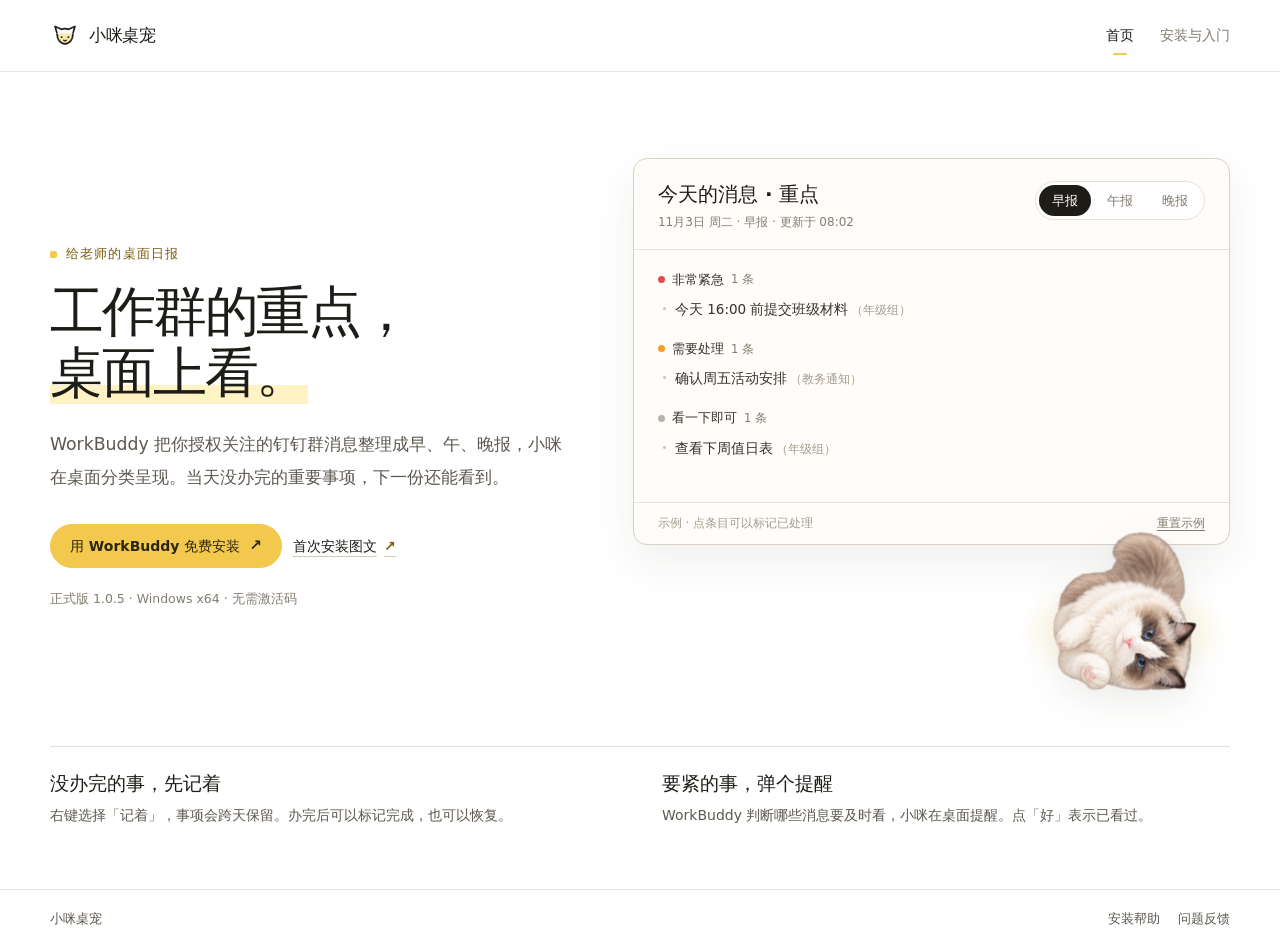
<file: personal/index.html>
<!doctype html>
<html lang="zh-CN">
<head>
  <meta charset="utf-8">
  <meta name="viewport" content="width=device-width, initial-scale=1">
  <meta name="theme-color" content="#ffffff">
  <meta name="description" content="小咪桌宠把 WorkBuddy 按老师身份与授权范围整理的早、午、晚日报放到桌面，三档分类，当天未处理的重要事项下一份还在。">
  <title>小咪桌宠｜每天的工作消息，小咪帮你理清</title>
  <link rel="icon" href="assets/xiaomi.png">
  <link rel="stylesheet" href="styles.css">
  <script src="app.js" defer></script>
</head>
<body id="top">
  <a class="skip-link" href="#main">跳到正文</a>
  <header class="site-header">
    <div class="wrap nav-wrap">
      <a class="brand" href="index.html" aria-label="小咪桌宠首页">
        <svg class="brand-cat" viewBox="0 0 32 32" aria-hidden="true" focusable="false">
          <path d="M7.5 13.2 5.4 5.8l6.8 3.1A11.5 11.5 0 0 1 16 8.2c1.3 0 2.6.3 3.8.7l6.8-3.1-2.1 7.4" fill="none" stroke="currentColor" stroke-width="1.8" stroke-linejoin="round"/>
          <path d="M7.5 13.2c0 7 3.8 11.2 8.5 11.2s8.5-4.2 8.5-11.2" fill="#f7e7a8" stroke="currentColor" stroke-width="1.8"/>
          <circle cx="12.4" cy="17.2" r="1" fill="currentColor"/>
          <circle cx="19.6" cy="17.2" r="1" fill="currentColor"/>
          <path d="M14.6 20.5c.9.8 1.9.8 2.8 0" fill="none" stroke="currentColor" stroke-width="1.3" stroke-linecap="round"/>
        </svg>
        <span>小咪桌宠</span>
      </a>
      <button class="nav-toggle" id="menu-toggle" type="button" aria-expanded="false" aria-controls="site-nav" aria-label="打开导航"><span></span><span></span></button>
      <nav class="site-nav" id="site-nav" aria-label="主导航">
        <a href="index.html" aria-current="page">首页</a>
        <a href="download.html">安装与入门</a>
      </nav>
    </div>
  </header>

  <main id="main">
    <section class="hero launch-hero">
      <div class="wrap hero-grid">
        <div class="hero-copy">
          <p class="eyebrow">给老师的桌面日报</p>
          <h1 class="display">工作群的重点，<br><span class="marker">桌面上看。</span></h1>
          <p class="hero-lede">WorkBuddy 把你授权关注的钉钉群消息整理成早、午、晚报，小咪在桌面分类呈现。当天没办完的重要事项，下一份还能看到。</p>
          <div class="hero-actions">
            <a class="pill pill-primary" href="download.html#install-command-box">用 WorkBuddy 免费安装 <span class="arrow" aria-hidden="true">↗</span></a>
            <a class="text-link" href="download.html#first-install">首次安装图文 <span class="arrow" aria-hidden="true">↗</span></a>
          </div>
          <p class="hero-fine">正式版 1.0.5 · Windows x64 · 无需激活码</p>
        </div>

        <div class="hero-stage launch-stage" id="daily-demo">
          <div class="demo-panel hero-window" aria-label="可操作的日报示例">
            <div class="demo-head">
              <div>
                <span class="demo-title">今天的消息 · 重点</span>
                <span class="demo-sub" id="demo-sub">11月3日 周二 · 早报 · 更新于 08:02</span>
              </div>
              <div class="period-switch" role="group" aria-label="切换报次">
                <button type="button" data-period="morning" aria-pressed="true">早报</button>
                <button type="button" data-period="noon" aria-pressed="false">午报</button>
                <button type="button" data-period="evening" aria-pressed="false">晚报</button>
              </div>
            </div>
            <div class="demo-body" id="demo-body" aria-live="polite">
              <noscript>启用 JavaScript 后，可以切换早报、午报和晚报示例。</noscript>
            </div>
            <div class="demo-foot">
              <span>示例 · 点条目可以标记已处理</span>
              <button class="demo-reset" id="demo-reset" type="button">重置示例</button>
            </div>
          </div>
          <div class="hero-cat-wrap"><img class="hero-cat" src="assets/xiaomi-roll.png" alt="躺着休息的小咪" width="480" height="520"></div>
        </div>
      </div>
    </section>

    <section class="launch-details" aria-label="小咪的其他功能">
      <div class="wrap launch-detail-grid">
        <article>
          <h2>没办完的事，先记着</h2>
          <p>右键选择「记着」，事项会跨天保留。办完后可以标记完成，也可以恢复。</p>
        </article>
        <article>
          <h2>要紧的事，弹个提醒</h2>
          <p>WorkBuddy 判断哪些消息要及时看，小咪在桌面提醒。点「好」表示已看过。</p>
        </article>
      </div>
    </section>
  </main>

  <footer class="site-footer launch-footer">
    <div class="wrap launch-footer-inner">
      <span>小咪桌宠</span>
      <nav aria-label="页脚导航"><a href="download.html#first-install">安装帮助</a><a href="download.html#feedback">问题反馈</a></nav>
    </div>
  </footer>
</body>
</html>
</file>
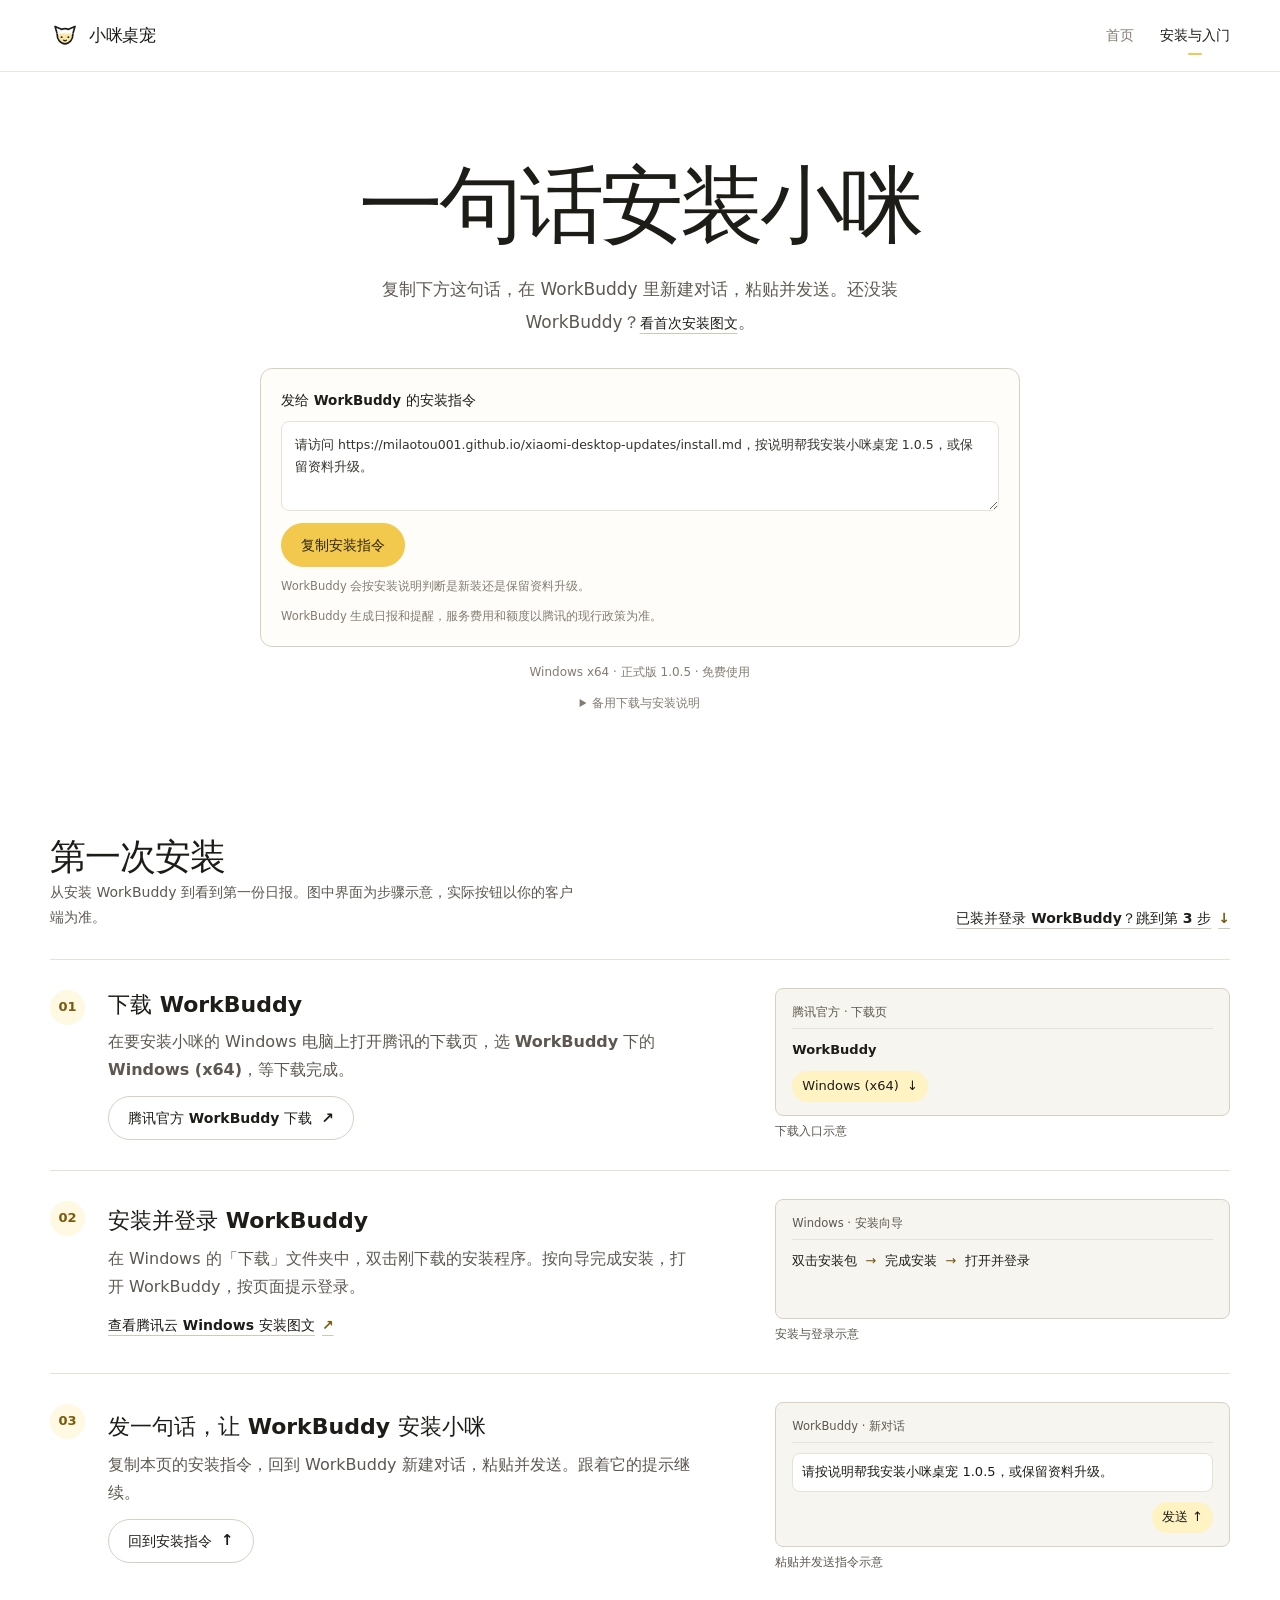
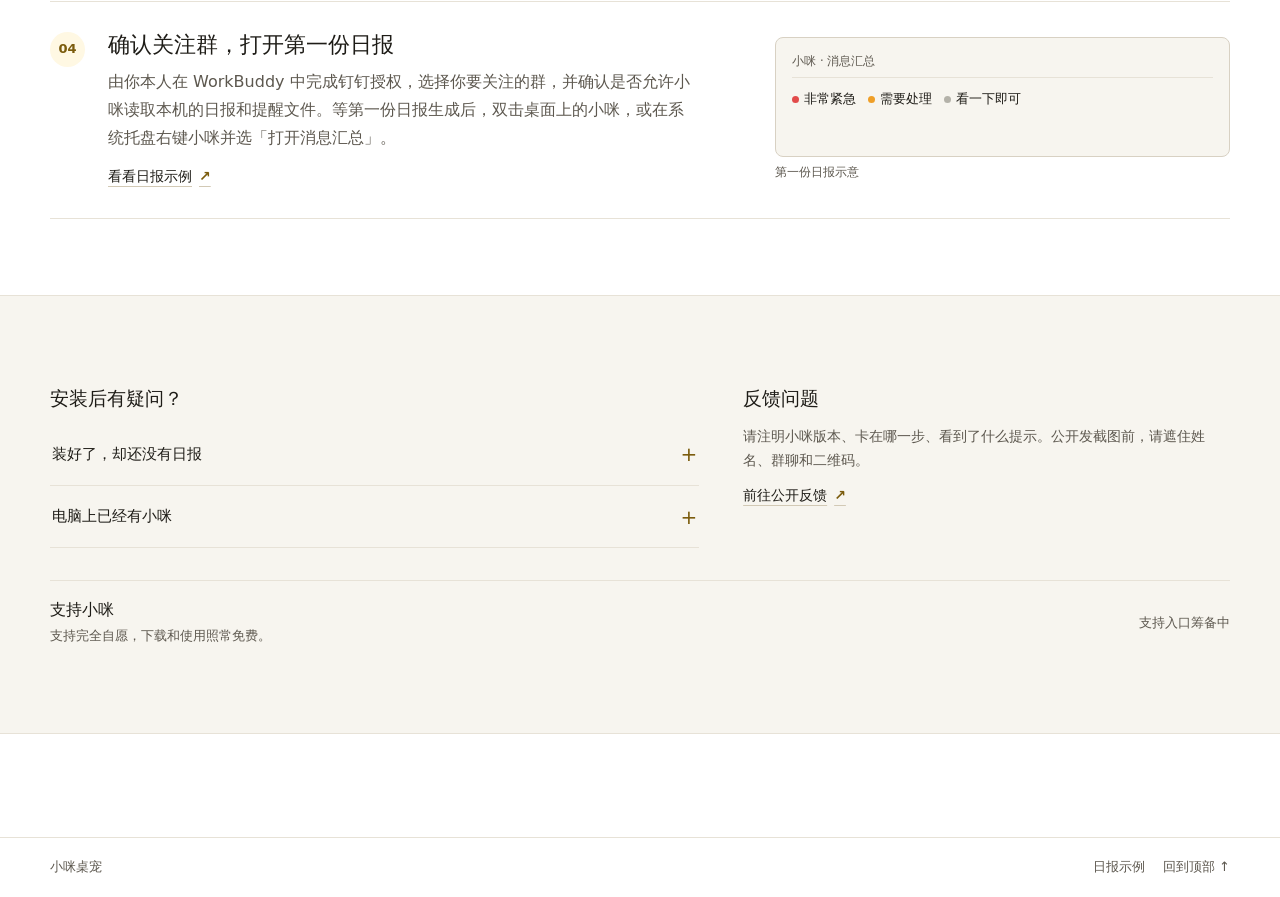
<file: personal/download.html>
<!doctype html>
<html lang="zh-CN">
<head>
  <meta charset="utf-8">
  <meta name="viewport" content="width=device-width, initial-scale=1">
  <meta name="theme-color" content="#ffffff">
  <meta name="description" content="把一句话发给 WorkBuddy，免费安装小咪桌宠 Windows x64 正式版。跟着图文装好 WorkBuddy、授权关注群并查看第一份日报。">
  <title>安装与入门｜小咪桌宠</title>
  <link rel="icon" href="assets/xiaomi.png">
  <link rel="stylesheet" href="styles.css">
  <link rel="stylesheet" href="content.css">
  <script src="site-config.js" defer></script>
  <script src="app.js" defer></script>
</head>
<body id="top">
  <a class="skip-link" href="#main">跳到正文</a>
  <header class="site-header">
    <div class="wrap nav-wrap">
      <a class="brand" href="index.html" aria-label="小咪桌宠首页">
        <svg class="brand-cat" viewBox="0 0 32 32" aria-hidden="true" focusable="false">
          <path d="M7.5 13.2 5.4 5.8l6.8 3.1A11.5 11.5 0 0 1 16 8.2c1.3 0 2.6.3 3.8.7l6.8-3.1-2.1 7.4" fill="none" stroke="currentColor" stroke-width="1.8" stroke-linejoin="round"/>
          <path d="M7.5 13.2c0 7 3.8 11.2 8.5 11.2s8.5-4.2 8.5-11.2" fill="#f7e7a8" stroke="currentColor" stroke-width="1.8"/>
          <circle cx="12.4" cy="17.2" r="1" fill="currentColor"/>
          <circle cx="19.6" cy="17.2" r="1" fill="currentColor"/>
          <path d="M14.6 20.5c.9.8 1.9.8 2.8 0" fill="none" stroke="currentColor" stroke-width="1.3" stroke-linecap="round"/>
        </svg>
        <span>小咪桌宠</span>
      </a>
      <button class="nav-toggle" id="menu-toggle" type="button" aria-expanded="false" aria-controls="site-nav" aria-label="打开导航"><span></span><span></span></button>
      <nav class="site-nav" id="site-nav" aria-label="主导航">
        <a href="index.html">首页</a>
        <a href="download.html" aria-current="page">安装与入门</a>
      </nav>
    </div>
  </header>

  <main class="page-main" id="main">
    <section class="download-hero" id="install-command-box">
      <div class="wrap">
        <h1 class="display">一句话安装小咪</h1>
        <p class="page-lede">复制下方这句话，在 WorkBuddy 里新建对话，粘贴并发送。还没装 WorkBuddy？<a class="text-link" href="#first-install">看首次安装图文</a>。</p>

        <div class="install-box">
          <label for="install-command">发给 WorkBuddy 的安装指令</label>
          <textarea id="install-command" readonly rows="3">请访问 https://milaotou001.github.io/xiaomi-desktop-updates/install.md，按说明帮我安装小咪桌宠 1.0.5，或保留资料升级。</textarea>
          <div class="copy-row">
            <button class="pill pill-primary" type="button" data-copy-install disabled>复制安装指令</button>
            <p id="copy-status" role="status" aria-live="polite"></p>
          </div>
          <p class="install-note">WorkBuddy 会按安装说明判断是新装还是保留资料升级。</p>
          <p class="install-note">WorkBuddy 生成日报和提醒，服务费用和额度以腾讯的现行政策为准。</p>
        </div>
        <p class="platform-note" id="release-status" role="status">正在核对 1.0.5 安装包。</p>
        <details class="backup-install" id="backup-install" hidden>
          <summary>备用下载与安装说明</summary>
          <a class="text-link" id="direct-download" hidden>下载 1.0.5 ZIP 安装包</a>
          <a class="text-link" id="install-guide-link" href="https://milaotou001.github.io/xiaomi-desktop-updates/install.md" hidden>查看安装与升级说明</a>
        </details>
        <noscript><p class="platform-note">请选中上方指令手动复制，或<a class="text-link" href="https://milaotou001.github.io/xiaomi-desktop-updates/install.md">查看安装与升级说明</a>。</p></noscript>
      </div>
    </section>

    <section class="page-section" id="first-install" aria-labelledby="first-install-title">
      <div class="wrap">
        <div class="page-section-head">
          <div>
            <h2 id="first-install-title">第一次安装</h2>
            <p>从安装 WorkBuddy 到看到第一份日报。图中界面为步骤示意，实际按钮以你的客户端为准。</p>
          </div>
          <a class="text-link" href="#deploy-pet">已装并登录 WorkBuddy？跳到第 3 步 <span class="arrow" aria-hidden="true">↓</span></a>
        </div>
        <ol class="first-install-steps" role="list">
          <li>
            <div class="install-step-copy">
              <h3>下载 WorkBuddy</h3>
              <p>在要安装小咪的 Windows 电脑上打开腾讯的下载页，选 <strong>WorkBuddy</strong> 下的 <strong>Windows (x64)</strong>，等下载完成。</p>
              <a class="pill" href="https://www.codebuddy.cn/downloads/" target="_blank" rel="noopener">腾讯官方 WorkBuddy 下载 <span class="arrow" aria-hidden="true">↗</span></a>
            </div>
            <figure class="install-step-figure">
              <div class="steps-window" aria-hidden="true"><span class="steps-window-top">腾讯官方 · 下载页</span><strong>WorkBuddy</strong><span class="steps-choice"><span>Windows (x64)</span><span>↓</span></span></div>
              <figcaption>下载入口示意</figcaption>
            </figure>
          </li>
          <li>
            <div class="install-step-copy">
              <h3>安装并登录 WorkBuddy</h3>
              <p>在 Windows 的「下载」文件夹中，双击刚下载的安装程序。按向导完成安装，打开 WorkBuddy，按页面提示登录。</p>
              <a class="text-link" href="https://cloud.tencent.com.cn/document/product/1831/134387" target="_blank" rel="noopener">查看腾讯云 Windows 安装图文 <span class="arrow" aria-hidden="true">↗</span></a>
            </div>
            <figure class="install-step-figure">
              <div class="steps-window" aria-hidden="true"><span class="steps-window-top">Windows · 安装向导</span><div class="steps-sequence"><span>双击安装包</span><span>完成安装</span><span>打开并登录</span></div></div>
              <figcaption>安装与登录示意</figcaption>
            </figure>
          </li>
          <li id="deploy-pet">
            <div class="install-step-copy">
              <h3>发一句话，让 WorkBuddy 安装小咪</h3>
              <p>复制本页的安装指令，回到 WorkBuddy 新建对话，粘贴并发送。跟着它的提示继续。</p>
              <a class="pill" href="#install-command-box">回到安装指令 <span class="arrow" aria-hidden="true">↑</span></a>
            </div>
            <figure class="install-step-figure">
              <div class="steps-window" aria-hidden="true"><span class="steps-window-top">WorkBuddy · 新对话</span><div class="steps-chat">请按说明帮我安装小咪桌宠 1.0.5，或保留资料升级。</div><span class="steps-send">发送 ↑</span></div>
              <figcaption>粘贴并发送指令示意</figcaption>
            </figure>
          </li>
          <li>
            <div class="install-step-copy">
              <h3>确认关注群，打开第一份日报</h3>
              <p>由你本人在 WorkBuddy 中完成钉钉授权，选择你要关注的群，并确认是否允许小咪读取本机的日报和提醒文件。等第一份日报生成后，双击桌面上的小咪，或在系统托盘右键小咪并选「打开消息汇总」。</p>
              <a class="text-link" href="index.html#daily-demo">看看日报示例 <span class="arrow" aria-hidden="true">↗</span></a>
            </div>
            <figure class="install-step-figure">
              <div class="steps-window" aria-hidden="true"><span class="steps-window-top">小咪 · 消息汇总</span><div class="steps-report"><span><i class="dot dot-urgent"></i>非常紧急</span><span><i class="dot dot-action"></i>需要处理</span><span><i class="dot dot-info"></i>看一下即可</span></div></div>
              <figcaption>第一份日报示意</figcaption>
            </figure>
          </li>
        </ol>
      </div>
    </section>

    <section class="page-section band download-help" id="feedback" aria-labelledby="help-title">
      <div class="wrap">
        <div class="download-help-grid">
          <div>
            <h2 id="help-title">安装后有疑问？</h2>
            <details class="faq-item">
              <summary>装好了，却还没有日报</summary>
              <p>先确认钉钉群已授权、小咪可以读取本机日报。等 WorkBuddy 生成第一份日报后，再打开小咪的消息汇总。</p>
            </details>
            <details class="faq-item">
              <summary>电脑上已经有小咪</summary>
              <p>使用同一条安装指令，WorkBuddy 会按说明识别已有安装并保留资料。已装更新版本的用户可以继续使用现有版本。</p>
            </details>
          </div>
          <div class="feedback-box">
            <h2>反馈问题</h2>
            <p>请注明小咪版本、卡在哪一步、看到了什么提示。公开发截图前，请遮住姓名、群聊和二维码。</p>
            <a class="text-link" href="https://github.com/milaotou001/xiaomi-desktop-updates/issues" target="_blank" rel="noopener">前往公开反馈 <span class="arrow" aria-hidden="true">↗</span></a>
          </div>
        </div>
        <div class="support-strip" id="support">
          <div>
            <h2>支持小咪</h2>
            <p>支持完全自愿，下载和使用照常免费。</p>
          </div>
          <div>
            <a class="pill" id="donation-link" target="_blank" rel="noopener noreferrer" hidden>请小咪吃罐罐 <span class="arrow" aria-hidden="true">↗</span></a>
            <p id="donation-status">支持入口筹备中</p>
          </div>
        </div>
      </div>
    </section>
  </main>

  <footer class="site-footer launch-footer">
    <div class="wrap launch-footer-inner">
      <span>小咪桌宠</span>
      <nav aria-label="页脚导航"><a href="index.html#daily-demo">日报示例</a><a href="#top">回到顶部 ↑</a></nav>
    </div>
  </footer>
</body>
</html>
</file>
<file: personal/styles.css>
/* 小咪桌宠官网 — 共享样式
   设计语言：白底、深色字、细边框、胶囊按钮、少量暖黄。
   信息结构参考 ego(lite)，功能与色彩按小咪自己的产品来。 */

:root {
  --ink: #1e1c17;
  --ink-soft: #35322b;
  --body: #5d584f;
  --muted: #837c70;
  --faint: #a39b8d;
  --hairline: #e7e2d7;
  --hairline-strong: #d8d1c3;
  --paper: #ffffff;
  --wash: #f7f5ef;
  --wash-deep: #f2efe7;
  --warm: #fff8e3;
  --warm-deep: #fdf1c9;
  --yellow: #f2c94c;
  --yellow-soft: #fff3c4;
  --yellow-ink: #7b5c0d;
  --red: #e24b4a;
  --orange: #ef9f27;
  --grey-dot: #b4b2a9;
  --radius-pill: 999px;
  --radius-sm: 8px;
  --radius-md: 14px;
  --wrap: 1180px;
  --font-sans: "Microsoft YaHei UI", "Microsoft YaHei", "PingFang SC", "Noto Sans SC", "Source Han Sans SC", system-ui, -apple-system, "Segoe UI", sans-serif;
  font-family: var(--font-sans);
  color: var(--ink);
  background: var(--paper);
  font-synthesis: none;
  text-rendering: optimizeLegibility;
  -webkit-font-smoothing: antialiased;
}

*,
*::before,
*::after {
  box-sizing: border-box;
}

html {
  scroll-behavior: smooth;
  scroll-padding-top: 92px;
}

body {
  margin: 0;
  background: var(--paper);
  color: var(--body);
  font-family: var(--font-sans);
  font-size: 16px;
  line-height: 1.75;
}

a {
  color: inherit;
  text-decoration: none;
}

button,
input,
textarea {
  font: inherit;
}

img {
  max-width: 100%;
  display: block;
}

::selection {
  background: var(--yellow-soft);
  color: var(--ink);
}

:focus-visible {
  outline: 2px solid #a77b10;
  outline-offset: 3px;
}

.wrap {
  width: min(var(--wrap), calc(100% - 56px));
  margin-inline: auto;
}

.skip-link {
  position: fixed;
  top: 10px;
  left: 10px;
  z-index: 100;
  padding: 10px 14px;
  border-radius: var(--radius-pill);
  background: var(--ink);
  color: #fff;
  font-size: 13px;
  transform: translateY(-160%);
  transition: transform 0.2s ease;
}

.skip-link:focus {
  transform: none;
}

/* ---------- 通用排版 ---------- */

.eyebrow {
  display: flex;
  align-items: center;
  gap: 9px;
  margin: 0 0 17px;
  color: var(--yellow-ink);
  font-size: 12.5px;
  font-weight: 700;
  letter-spacing: 0.09em;
}

.eyebrow::before {
  content: "";
  width: 7px;
  height: 7px;
  border-radius: 2px;
  background: var(--yellow);
  flex: none;
}

.eyebrow-center {
  justify-content: center;
}

h1,
h2,
h3,
h4,
p {
  margin-top: 0;
}

h1,
h2,
h3 {
  color: var(--ink);
}

.display {
  margin: 0;
  font-size: clamp(2.7rem, 5.7vw, 5rem);
  line-height: 1.08;
  letter-spacing: -0.045em;
  font-weight: 800;
}

.display .marker {
  background-image: linear-gradient(transparent 70%, var(--yellow-soft) 70%);
  background-repeat: no-repeat;
  background-size: 100% 100%;
}

.section {
  padding: clamp(72px, 9vw, 118px) 0;
}

.band {
  background: var(--wash);
  border-top: 1px solid var(--hairline);
  border-bottom: 1px solid var(--hairline);
}

.section-head {
  display: grid;
  grid-template-columns: minmax(0, 1.12fr) minmax(280px, 0.88fr);
  gap: 48px;
  align-items: end;
  margin-bottom: clamp(32px, 5vw, 52px);
}

.section-head h2 {
  margin: 0;
  font-size: clamp(1.85rem, 3.4vw, 2.7rem);
  line-height: 1.24;
  letter-spacing: -0.035em;
  font-weight: 800;
}

.section-copy {
  margin: 0;
  color: var(--body);
  font-size: 15.5px;
  line-height: 1.85;
}

.section-copy p {
  margin: 0;
}

.section-copy p + p {
  margin-top: 12px;
}

.fine {
  margin: 0;
  color: var(--muted);
  font-size: 12.5px;
  line-height: 1.75;
}

/* ---------- 胶囊按钮 ---------- */

.pill {
  display: inline-flex;
  align-items: center;
  justify-content: center;
  gap: 9px;
  min-height: 44px;
  padding: 0 19px;
  border: 1px solid var(--hairline-strong);
  border-radius: var(--radius-pill);
  background: var(--paper);
  color: var(--ink);
  font-size: 14px;
  font-weight: 650;
  white-space: nowrap;
  transition: background-color 0.18s ease, border-color 0.18s ease, transform 0.18s ease;
}

.pill:hover {
  background: var(--warm);
  border-color: #cdbc84;
  transform: translateY(-1px);
}

.pill-primary {
  background: var(--yellow);
  border-color: var(--yellow);
  color: #2d2510;
}

.pill-primary:hover {
  background: #eec33c;
  border-color: #eec33c;
}

.pill-ink {
  background: var(--ink);
  border-color: var(--ink);
  color: #fff;
}

.pill-ink:hover {
  background: #322e26;
  border-color: #322e26;
}

.pill[aria-disabled="true"],
.pill:disabled {
  cursor: not-allowed;
  background: var(--wash);
  border-color: var(--hairline);
  color: var(--faint);
  transform: none;
}

.pill .arrow {
  font-size: 15px;
  line-height: 1;
  transition: transform 0.18s ease;
}

.pill:hover .arrow {
  transform: translateX(2px);
}

.pill-status {
  margin-left: 2px;
  padding: 2px 7px;
  border-radius: var(--radius-pill);
  background: rgba(30, 28, 23, 0.06);
  color: var(--muted);
  font-size: 10.5px;
  font-weight: 700;
  letter-spacing: 0.02em;
}

.text-link {
  display: inline-flex;
  align-items: center;
  gap: 7px;
  color: var(--ink);
  font-size: 14px;
  font-weight: 650;
  text-decoration: underline;
  text-decoration-color: #d2c9b5;
  text-underline-offset: 5px;
  transition: text-decoration-color 0.18s ease;
}

.text-link:hover {
  text-decoration-color: var(--yellow);
}

.text-link .arrow {
  color: var(--yellow-ink);
  text-decoration: none;
}

/* ---------- 顶部导航 ---------- */

.site-header {
  position: sticky;
  top: 0;
  z-index: 30;
  height: 72px;
  border-bottom: 1px solid rgba(231, 226, 215, 0.82);
  background: rgba(255, 255, 255, 0.94);
  backdrop-filter: blur(16px);
}

.nav-wrap {
  display: flex;
  align-items: center;
  justify-content: space-between;
  height: 100%;
  gap: 30px;
}

.brand {
  display: inline-flex;
  align-items: center;
  gap: 9px;
  flex: none;
  color: var(--ink);
  font-size: 17px;
  font-weight: 800;
  letter-spacing: -0.02em;
}

.brand-cat {
  width: 30px;
  height: 30px;
  color: var(--ink);
}

.site-nav {
  display: flex;
  align-items: center;
  gap: 26px;
}

.site-nav > a:not(.nav-cta) {
  position: relative;
  color: var(--muted);
  font-size: 13.5px;
  font-weight: 600;
  transition: color 0.18s ease;
}

.site-nav > a:not(.nav-cta):hover,
.site-nav > a[aria-current="page"] {
  color: var(--ink);
}

.site-nav > a[aria-current="page"]::after {
  content: "";
  position: absolute;
  left: 50%;
  bottom: -8px;
  width: 14px;
  height: 2px;
  border-radius: 2px;
  background: var(--yellow);
  transform: translateX(-50%);
}

.nav-cta {
  display: inline-flex;
  align-items: center;
  min-height: 36px;
  padding: 0 15px;
  border: 1px solid var(--hairline-strong);
  border-radius: var(--radius-pill);
  color: var(--ink);
  font-size: 12.5px;
  font-weight: 700;
  transition: background-color 0.18s ease, border-color 0.18s ease;
}

.nav-cta:hover {
  background: var(--warm);
  border-color: #d3c28a;
}

.nav-toggle {
  display: none;
  width: 42px;
  height: 42px;
  padding: 0;
  border: 1px solid var(--hairline);
  border-radius: 50%;
  background: var(--paper);
  cursor: pointer;
}

.nav-toggle span {
  display: block;
  width: 17px;
  height: 1.5px;
  margin: 4px auto;
  background: var(--ink);
  transition: transform 0.2s ease;
}

.nav-toggle[aria-expanded="true"] span:first-child {
  transform: translateY(2.75px) rotate(45deg);
}

.nav-toggle[aria-expanded="true"] span:last-child {
  transform: translateY(-2.75px) rotate(-45deg);
}

/* ---------- 首页首屏 ---------- */

.hero {
  padding: clamp(48px, 7vw, 86px) 0 clamp(36px, 4vw, 52px);
}

.hero-grid {
  display: grid;
  grid-template-columns: minmax(0, 0.93fr) minmax(0, 1.07fr);
  gap: clamp(32px, 5vw, 72px);
  align-items: center;
}

.hero h1 {
  margin: 0 0 24px;
  max-width: 9.5em;
  font-size: clamp(2.45rem, 4.25vw, 3.8rem);
  line-height: 1.12;
}

.hero-lede {
  max-width: 35em;
  margin: 0;
  color: var(--body);
  font-size: clamp(15.5px, 1.35vw, 17.5px);
  line-height: 1.9;
}

.hero-actions {
  display: flex;
  flex-wrap: wrap;
  align-items: center;
  gap: 11px;
  margin-top: 30px;
}

.hero-fine {
  max-width: 34em;
  margin: 20px 0 0;
  color: var(--muted);
  font-size: 12.5px;
  line-height: 1.75;
}

.hero-fine strong {
  color: var(--ink-soft);
  font-weight: 650;
}

.hero-stage {
  position: relative;
  padding-bottom: 150px;
}

.hero-window {
  position: relative;
  z-index: 1;
}

.hero-cat-wrap {
  position: absolute;
  right: -6px;
  bottom: 0;
  z-index: 2;
  width: clamp(168px, 20vw, 224px);
  pointer-events: none;
}

.hero-cat-wrap::before {
  content: "";
  position: absolute;
  left: 50%;
  bottom: 4%;
  width: 96%;
  height: 44%;
  border-radius: 50%;
  background: radial-gradient(closest-side, rgba(242, 201, 76, 0.32), rgba(242, 201, 76, 0));
  transform: translateX(-50%);
  z-index: -1;
}

.hero-cat {
  width: 100%;
  height: auto;
  filter: drop-shadow(0 12px 18px rgba(58, 45, 22, 0.09));
}

.sample-badge {
  display: inline-flex;
  align-items: center;
  gap: 6px;
  color: var(--muted);
  font-size: 11px;
  font-weight: 600;
  letter-spacing: 0.03em;
}

.sample-badge::before {
  content: "";
  width: 5px;
  height: 5px;
  border-radius: 50%;
  background: var(--yellow);
}

.hero-sample {
  position: absolute;
  left: 2px;
  bottom: 114px;
  z-index: 2;
}

/* ---------- 真实面板样式（首屏 / 下载页 / 用例页共用） ---------- */

.panel-window {
  overflow: hidden;
  border: 1px solid var(--hairline-strong);
  border-radius: 15px;
  background: var(--paper);
  box-shadow: 0 22px 54px rgba(52, 43, 25, 0.1);
}

.window-bar {
  display: flex;
  align-items: center;
  height: 38px;
  padding: 0 13px;
  border-bottom: 1px solid var(--hairline);
  background: #faf8f3;
}

.window-dots {
  display: flex;
  gap: 5px;
  width: 44px;
  flex: none;
}

.window-dots i {
  width: 7px;
  height: 7px;
  border-radius: 50%;
  background: #dcd5c6;
}

.window-dots i:first-child {
  background: #e7c66a;
}

.window-title {
  flex: 1;
  color: var(--muted);
  font-size: 10.5px;
  letter-spacing: 0.05em;
  text-align: center;
}

.window-spacer {
  width: 44px;
  flex: none;
}

.report-panel {
  padding: 21px 23px 0;
  background: #fffdfa;
}

.report-head {
  display: flex;
  align-items: flex-start;
  justify-content: space-between;
  gap: 14px;
}

.report-title {
  display: block;
  color: var(--ink);
  font-size: 18px;
  font-weight: 750;
  letter-spacing: -0.01em;
  line-height: 1.35;
}

.report-sub {
  display: block;
  margin-top: 4px;
  color: var(--muted);
  font-size: 11.5px;
  line-height: 1.5;
}

.report-stamp {
  flex: none;
  padding: 3px 8px;
  border: 1px solid #f0e1aa;
  border-radius: var(--radius-pill);
  background: var(--yellow-soft);
  color: var(--yellow-ink);
  font-size: 10px;
  font-weight: 700;
  white-space: nowrap;
}

.tier {
  margin-top: 14px;
}

.tier-head {
  display: flex;
  align-items: center;
  gap: 6px;
  margin-bottom: 4px;
  color: var(--ink-soft);
}

.dot {
  width: 7px;
  height: 7px;
  border-radius: 50%;
  flex: none;
}

.dot-urgent {
  background: var(--red);
}

.dot-action {
  background: var(--orange);
}

.dot-info {
  background: var(--grey-dot);
}

.tier-label {
  font-size: 12.5px;
  font-weight: 700;
}

.tier-count {
  color: var(--muted);
  font-size: 11.5px;
}

.tier-items {
  display: grid;
  gap: 2px;
}

.report-row {
  position: relative;
  padding: 4px 4px 4px 15px;
  border-radius: 6px;
  color: var(--ink-soft);
  font-size: 12.5px;
  line-height: 1.65;
}

.report-row::before {
  content: "";
  position: absolute;
  left: 4px;
  top: 12px;
  width: 3px;
  height: 3px;
  border-radius: 50%;
  background: #c9c2b4;
}

.report-row .source {
  margin-left: 3px;
  color: var(--faint);
  font-size: 11px;
}

.report-footer {
  display: flex;
  align-items: center;
  justify-content: space-between;
  gap: 12px;
  margin-top: 13px;
  padding: 9px 0 11px;
  border-top: 1px solid var(--hairline);
  color: var(--faint);
  font-size: 11px;
}

.report-footer .kept-hint {
  color: var(--muted);
}

/* ---------- 事实条 ---------- */

.fact-strip {
  display: grid;
  grid-template-columns: repeat(4, minmax(0, 1fr));
  margin: 0;
  padding: 0;
  border-top: 1px solid var(--hairline);
  border-bottom: 1px solid var(--hairline);
  list-style: none;
}

.fact-strip li {
  padding: 20px 20px 21px;
}

.fact-strip li + li {
  border-left: 1px solid var(--hairline);
}

.fact-strip strong {
  display: block;
  margin-bottom: 4px;
  color: var(--ink);
  font-size: 14px;
  font-weight: 750;
}

.fact-strip span {
  display: block;
  color: var(--muted);
  font-size: 12.5px;
  line-height: 1.65;
}

/* ---------- 日报交互示例 ---------- */

.demo-shell {
  max-width: 900px;
  margin: 0 auto;
}

.demo-panel {
  overflow: hidden;
  border: 1px solid var(--hairline-strong);
  border-radius: var(--radius-md);
  background: #fffdfa;
  box-shadow: 0 18px 44px rgba(52, 43, 25, 0.07);
}

.demo-head {
  display: flex;
  align-items: flex-start;
  justify-content: space-between;
  gap: 18px;
  padding: 22px 24px 16px;
  border-bottom: 1px solid var(--hairline);
}

.demo-title {
  display: block;
  color: var(--ink);
  font-size: 20px;
  font-weight: 750;
  line-height: 1.35;
}

.demo-sub {
  display: block;
  margin-top: 4px;
  color: var(--muted);
  font-size: 12px;
}

.period-switch {
  display: inline-flex;
  flex: none;
  gap: 3px;
  padding: 3px;
  border: 1px solid var(--hairline);
  border-radius: var(--radius-pill);
  background: var(--paper);
}

.period-switch button {
  min-height: 31px;
  padding: 0 13px;
  border: 0;
  border-radius: var(--radius-pill);
  background: transparent;
  color: var(--muted);
  font-size: 12.5px;
  font-weight: 650;
  cursor: pointer;
  transition: background-color 0.18s ease, color 0.18s ease;
}

.period-switch button:hover {
  color: var(--ink);
}

.period-switch button[aria-pressed="true"] {
  background: var(--ink);
  color: #fff;
}

.demo-body {
  padding: 7px 24px 15px;
  min-height: 252px;
}

.demo-tier {
  padding-top: 11px;
}

.demo-tier-head {
  display: flex;
  align-items: center;
  gap: 7px;
  min-height: 23px;
}

.demo-tier-label {
  color: var(--ink-soft);
  font-size: 12.5px;
  font-weight: 700;
}

.demo-tier-count {
  color: var(--muted);
  font-size: 11.5px;
}

.demo-items {
  display: grid;
  gap: 1px;
  margin-top: 1px;
}

.demo-item {
  position: relative;
  display: block;
  width: 100%;
  padding: 6px 8px 6px 17px;
  border: 0;
  border-radius: 6px;
  background: transparent;
  color: var(--ink-soft);
  font-size: 13.5px;
  line-height: 1.65;
  text-align: left;
  cursor: pointer;
  transition: background-color 0.15s ease, opacity 0.15s ease;
}

.demo-item::before {
  content: "";
  position: absolute;
  left: 5px;
  top: 15px;
  width: 3px;
  height: 3px;
  border-radius: 50%;
  background: #c9c2b4;
}

.demo-item:hover {
  background: rgba(53, 48, 43, 0.05);
}

.demo-item .source {
  margin-left: 3px;
  color: var(--faint);
  font-size: 11.5px;
}

.demo-item.is-handled {
  color: var(--faint);
  text-decoration: line-through;
}

.demo-item.is-handled .source {
  text-decoration: none;
}

.demo-handled {
  margin-top: 10px;
  padding-top: 9px;
  border-top: 1px solid var(--hairline);
}

.handled-toggle {
  padding: 0;
  border: 0;
  background: transparent;
  color: var(--muted);
  font-size: 12px;
  cursor: pointer;
}

.handled-toggle:hover {
  color: var(--ink);
}

.handled-list {
  display: grid;
  gap: 1px;
  margin-top: 4px;
}

.handled-list[hidden] {
  display: none;
}

.demo-foot {
  display: flex;
  align-items: center;
  justify-content: space-between;
  gap: 18px;
  padding: 10px 24px 11px;
  border-top: 1px solid var(--hairline);
  color: var(--faint);
  font-size: 11.5px;
}

.demo-reset {
  padding: 0;
  border: 0;
  background: transparent;
  color: var(--muted);
  font-size: 11.5px;
  text-decoration: underline;
  text-underline-offset: 3px;
  cursor: pointer;
}

.demo-reset:hover {
  color: var(--ink);
}

.demo-note {
  display: flex;
  flex-wrap: wrap;
  align-items: center;
  justify-content: space-between;
  gap: 12px;
  margin: 15px auto 0;
  max-width: 900px;
  color: var(--muted);
  font-size: 12px;
  line-height: 1.7;
}

.demo-note p {
  margin: 0;
}

/* ---------- 当天承接 ---------- */

.carry-grid {
  display: grid;
  grid-template-columns: minmax(0, 0.94fr) minmax(0, 1.06fr);
  gap: clamp(36px, 6vw, 84px);
  align-items: center;
}

.carry-copy h2 {
  margin: 0 0 20px;
  font-size: clamp(1.8rem, 3.2vw, 2.55rem);
  line-height: 1.26;
  letter-spacing: -0.033em;
  font-weight: 800;
}

.carry-copy p {
  margin: 0 0 16px;
  color: var(--body);
  font-size: 15.5px;
  line-height: 1.85;
}

.carry-copy .text-link {
  margin-top: 4px;
}

.carry-visual {
  padding: 24px 26px;
  border: 1px solid var(--hairline);
  border-radius: var(--radius-md);
  background: var(--paper);
}

.carry-visual-head {
  display: flex;
  align-items: center;
  justify-content: space-between;
  gap: 12px;
  margin-bottom: 15px;
  color: var(--muted);
  font-size: 11.5px;
}

.carry-visual-head strong {
  color: var(--ink);
  font-size: 13px;
  font-weight: 700;
}

.carry-timeline {
  position: relative;
  display: grid;
  gap: 0;
}

.carry-step {
  position: relative;
  display: grid;
  grid-template-columns: 52px 1fr;
  gap: 14px;
  padding: 13px 0;
}

.carry-step + .carry-step {
  border-top: 1px solid var(--hairline);
}

.carry-time {
  padding-top: 2px;
  color: var(--faint);
  font-size: 11px;
  font-weight: 650;
}

.carry-item {
  position: relative;
  padding-left: 14px;
  color: var(--ink-soft);
  font-size: 13.5px;
  line-height: 1.6;
}

.carry-item::before {
  content: "";
  position: absolute;
  left: 0;
  top: 8px;
  width: 5px;
  height: 5px;
  border-radius: 50%;
  background: var(--red);
}

.carry-step.is-later .carry-item::before {
  background: var(--yellow);
}

.carry-item small {
  display: block;
  margin-top: 3px;
  color: var(--muted);
  font-size: 11.5px;
}

.carry-flag {
  display: inline-flex;
  margin-left: 6px;
  padding: 1px 6px;
  border-radius: var(--radius-pill);
  background: var(--yellow-soft);
  color: var(--yellow-ink);
  font-size: 10px;
  font-weight: 700;
  vertical-align: 1px;
}

.carry-note {
  margin: 13px 0 0;
  padding-top: 12px;
  border-top: 1px solid var(--hairline);
  color: var(--muted);
  font-size: 11.5px;
  line-height: 1.7;
}

/* ---------- 两个小帮手 ---------- */

.helper-grid {
  display: grid;
  grid-template-columns: repeat(2, minmax(0, 1fr));
  gap: 18px;
}

.helper-card {
  display: grid;
  grid-template-columns: 1fr auto;
  gap: 24px;
  align-items: center;
  padding: clamp(22px, 3vw, 30px);
  border: 1px solid var(--hairline);
  border-radius: var(--radius-md);
  background: var(--paper);
  transition: border-color 0.18s ease, background-color 0.18s ease;
}

.helper-card:hover {
  border-color: var(--hairline-strong);
  background: #fffefb;
}

.helper-icon {
  display: grid;
  place-items: center;
  width: 36px;
  height: 36px;
  margin-bottom: 14px;
  border: 1px solid #f0e1aa;
  border-radius: 10px;
  background: var(--yellow-soft);
  color: var(--yellow-ink);
  font-size: 15px;
  font-weight: 800;
}

.helper-card h3 {
  margin: 0 0 8px;
  font-size: 19px;
  font-weight: 750;
  letter-spacing: -0.015em;
}

.helper-card p {
  margin: 0;
  color: var(--body);
  font-size: 14px;
  line-height: 1.8;
}

.helper-card .text-link {
  margin-top: 14px;
  font-size: 12.5px;
}

.helper-mock {
  width: 190px;
  padding: 12px;
  border: 1px solid var(--hairline);
  border-radius: 11px;
  background: #fffdfa;
}

.mock-kept {
  display: flex;
  align-items: flex-start;
  gap: 8px;
  color: var(--ink-soft);
  font-size: 11.5px;
  line-height: 1.55;
}

.mock-kept .mock-dot {
  width: 5px;
  height: 5px;
  margin-top: 6px;
  border-radius: 50%;
  background: var(--orange);
  flex: none;
}

.mock-kept small {
  display: block;
  margin-top: 3px;
  color: var(--muted);
  font-size: 10.5px;
}

.mock-bubble {
  position: relative;
  padding: 10px 41px 10px 11px;
  border: 1px solid var(--hairline);
  border-radius: 11px;
  background: #fff;
  box-shadow: 0 5px 14px rgba(52, 43, 25, 0.07);
  color: var(--ink-soft);
  font-size: 11.5px;
  line-height: 1.55;
}

.mock-bubble small {
  display: block;
  margin-top: 3px;
  color: var(--muted);
  font-size: 10px;
}

.mock-bubble .mock-good {
  position: absolute;
  top: 50%;
  right: 9px;
  transform: translateY(-50%);
  padding: 3px 8px;
  border: 1px solid var(--hairline-strong);
  border-radius: var(--radius-pill);
  background: var(--paper);
  color: var(--ink-soft);
  font-size: 10px;
}

/* ---------- 工作方式 ---------- */

.workflow {
  display: grid;
  grid-template-columns: repeat(3, minmax(0, 1fr));
  border-top: 1px solid var(--hairline);
  border-bottom: 1px solid var(--hairline);
}

.workflow-step {
  padding: 26px 26px 28px;
}

.workflow-step + .workflow-step {
  border-left: 1px solid var(--hairline);
}

.workflow-index {
  display: block;
  margin-bottom: 17px;
  color: var(--yellow-ink);
  font-size: 12px;
  font-weight: 750;
  letter-spacing: 0.08em;
}

.workflow-step h3 {
  margin: 0 0 8px;
  font-size: 17px;
  font-weight: 750;
}

.workflow-step p {
  margin: 0;
  color: var(--body);
  font-size: 13.5px;
  line-height: 1.8;
}

.workflow-note {
  max-width: 760px;
  margin: 18px 0 0;
  color: var(--muted);
  font-size: 12.5px;
  line-height: 1.75;
}

/* ---------- 开始使用提示 ---------- */

.start-band {
  background: var(--warm);
  border-top: 1px solid #f2e4b7;
  border-bottom: 1px solid #f2e4b7;
}

.start-grid {
  display: grid;
  grid-template-columns: minmax(0, 1fr) auto;
  gap: 40px;
  align-items: center;
}

.start-grid h2 {
  margin: 0 0 12px;
  font-size: clamp(1.9rem, 3.4vw, 2.7rem);
  line-height: 1.24;
  letter-spacing: -0.035em;
  font-weight: 800;
}

.start-grid p {
  margin: 0;
  color: var(--body);
  font-size: 14.5px;
  line-height: 1.8;
}

.start-actions {
  display: flex;
  flex-wrap: wrap;
  gap: 10px;
}

.start-points {
  display: flex;
  flex-wrap: wrap;
  gap: 8px 20px;
  margin: 18px 0 0;
  padding: 0;
  list-style: none;
  color: var(--muted);
  font-size: 12px;
}

.start-points li {
  display: flex;
  align-items: center;
  gap: 6px;
}

.start-points li::before {
  content: "";
  width: 5px;
  height: 5px;
  border-radius: 50%;
  background: var(--yellow);
}

/* ---------- 常见问题 ---------- */

.faq-wrap {
  display: grid;
  grid-template-columns: minmax(0, 0.62fr) minmax(0, 1.38fr);
  gap: clamp(34px, 6vw, 90px);
  align-items: start;
}

.faq-intro h2 {
  margin: 0 0 16px;
  font-size: clamp(1.8rem, 3.1vw, 2.5rem);
  line-height: 1.26;
  letter-spacing: -0.035em;
  font-weight: 800;
}

.faq-intro p {
  margin: 0;
  color: var(--body);
  font-size: 14.5px;
  line-height: 1.85;
}

.faq-intro .text-link {
  margin-top: 20px;
}

.faq-list {
  border-top: 1px solid var(--hairline);
}

.faq-item {
  border-bottom: 1px solid var(--hairline);
}

.faq-item summary {
  display: flex;
  align-items: center;
  justify-content: space-between;
  gap: 18px;
  padding: 19px 2px;
  color: var(--ink);
  font-size: 14.5px;
  font-weight: 650;
  line-height: 1.6;
  list-style: none;
  cursor: pointer;
}

.faq-item summary::-webkit-details-marker {
  display: none;
}

.faq-item summary::after {
  content: "+";
  flex: none;
  color: var(--yellow-ink);
  font-size: 20px;
  font-weight: 400;
  line-height: 1;
}

.faq-item[open] summary::after {
  content: "−";
}

.faq-item p {
  max-width: 58em;
  margin: -2px 26px 18px 2px;
  color: var(--body);
  font-size: 13.5px;
  line-height: 1.85;
}

/* ---------- 页脚 ---------- */

.site-footer {
  padding: 52px 0 22px;
  border-top: 1px solid var(--hairline);
  background: var(--paper);
}

.footer-grid {
  display: grid;
  grid-template-columns: minmax(0, 1fr) auto;
  gap: 40px;
  align-items: start;
  padding-bottom: 34px;
}

.footer-brand .brand {
  margin-bottom: 14px;
}

.footer-brand p {
  margin: 0;
  color: var(--muted);
  font-size: 13px;
  line-height: 1.8;
}

.footer-nav {
  display: flex;
  gap: 56px;
}

.footer-nav div {
  display: grid;
  align-content: start;
  gap: 9px;
}

.footer-nav span {
  margin-bottom: 3px;
  color: var(--faint);
  font-size: 11px;
  font-weight: 700;
  letter-spacing: 0.08em;
}

.footer-nav a {
  color: var(--body);
  font-size: 13px;
  transition: color 0.18s ease;
}

.footer-nav a:hover {
  color: var(--ink);
}

.footer-bottom {
  display: flex;
  flex-wrap: wrap;
  align-items: center;
  justify-content: space-between;
  gap: 12px 20px;
  padding-top: 17px;
  border-top: 1px solid var(--hairline);
  color: var(--faint);
  font-size: 11.5px;
}

.footer-bottom a {
  color: var(--muted);
  text-decoration: underline;
  text-decoration-color: #d8d1c3;
  text-underline-offset: 4px;
}

.footer-bottom a:hover {
  color: var(--ink);
}

.launch-stage .hero-cat-wrap {
  pointer-events: none;
}

.launch-details {
  padding: 0 0 clamp(32px, 5vw, 62px);
}

.launch-detail-grid {
  display: grid;
  grid-template-columns: repeat(2, minmax(0, 1fr));
  gap: 24px 44px;
  padding-block-start: 24px;
  border-top: 1px solid var(--hairline);
}

.launch-detail-grid h2 {
  margin: 0 0 6px;
  color: var(--ink);
  font-size: 19px;
  line-height: 1.35;
}

.launch-detail-grid p {
  margin: 0;
  font-size: 14px;
}

.launch-footer {
  padding-block: 18px;
}

.launch-footer-inner, .launch-footer-inner nav {
  display: flex;
  flex-wrap: wrap;
  align-items: center;
  gap: 7px 18px;
}

.launch-footer-inner {
  justify-content: space-between;
  font-size: 13px;
}

.launch-footer-inner nav a:hover {
  text-decoration: underline;
}

@media (max-width: 540px) {
  .launch-detail-grid {
    grid-template-columns: minmax(0, 1fr);
  }
}

/* ---------- 响应式 ---------- */

@media (max-width: 1040px) {
  .site-nav {
    gap: 19px;
  }

  .hero-grid {
    gap: 30px;
  }

  .hero-stage {
    padding-bottom: 122px;
  }

  .hero-cat-wrap {
    width: clamp(150px, 19vw, 190px);
  }

  .section-head {
    gap: 34px;
  }

  .helper-card {
    grid-template-columns: 1fr;
  }

  .helper-mock {
    width: 100%;
    max-width: 240px;
  }
}

@media (max-width: 900px) {
  .site-nav {
    position: absolute;
    top: 71px;
    left: 0;
    right: 0;
    display: none;
    flex-direction: column;
    align-items: stretch;
    gap: 0;
    padding: 10px 28px 18px;
    border-bottom: 1px solid var(--hairline);
    background: rgba(255, 255, 255, 0.98);
    box-shadow: 0 16px 26px rgba(52, 43, 25, 0.06);
  }

  .site-nav.is-open {
    display: flex;
  }

  .site-nav > a:not(.nav-cta) {
    padding: 12px 0;
    font-size: 15px;
    border-bottom: 1px solid var(--hairline);
  }

  .site-nav > a[aria-current="page"]::after {
    display: none;
  }

  .nav-cta {
    justify-content: center;
    margin-top: 14px;
    min-height: 42px;
  }

  .nav-toggle {
    display: block;
  }

  .hero-grid {
    grid-template-columns: 1fr;
    gap: 38px;
  }

  .hero h1 {
    max-width: 11em;
  }

  .hero-stage {
    max-width: 640px;
    padding-bottom: 130px;
  }

  .hero-sample {
    bottom: 96px;
  }

  .fact-strip {
    grid-template-columns: repeat(2, minmax(0, 1fr));
  }

  .fact-strip li:nth-child(3) {
    border-left: 0;
  }

  .fact-strip li:nth-child(n + 3) {
    border-top: 1px solid var(--hairline);
  }

  .section-head {
    grid-template-columns: 1fr;
    gap: 18px;
    align-items: start;
  }

  .carry-grid {
    grid-template-columns: 1fr;
    gap: 32px;
  }

  .helper-grid {
    grid-template-columns: 1fr;
  }

  .helper-card {
    grid-template-columns: 1fr auto;
  }

  .workflow {
    grid-template-columns: 1fr;
  }

  .workflow-step + .workflow-step {
    border-left: 0;
    border-top: 1px solid var(--hairline);
  }

  .start-grid {
    grid-template-columns: 1fr;
    gap: 24px;
  }

  .faq-wrap {
    grid-template-columns: 1fr;
    gap: 26px;
  }

  .footer-grid {
    grid-template-columns: 1fr;
    gap: 28px;
  }
}

@media (max-width: 680px) {
  .wrap {
    width: calc(100% - 40px);
  }

  html {
    scroll-padding-top: 80px;
  }

  .site-header {
    height: 64px;
  }

  .site-nav {
    top: 63px;
    padding-inline: 20px;
  }

  .brand {
    font-size: 16px;
  }

  .brand-cat {
    width: 27px;
    height: 27px;
  }

  .hero {
    padding-top: 44px;
  }

  .display {
    font-size: clamp(2.2rem, 9.2vw, 3.3rem);
    line-height: 1.12;
  }

  .hero h1 {
    margin-bottom: 20px;
  }

  .hero-lede {
    font-size: 15.5px;
  }

  .hero-actions {
    margin-top: 24px;
  }

  .hero-stage {
    display: flex;
    flex-direction: column;
    padding-bottom: 0;
  }

  .hero-window {
    order: 1;
  }

  .hero-sample {
    position: static;
    order: 2;
    margin-top: 12px;
  }

  .hero-cat-wrap {
    position: relative;
    right: auto;
    bottom: auto;
    order: 3;
    width: 160px;
    margin: 10px 2px 0 auto;
  }

  .report-panel {
    padding: 18px 16px 0;
  }

  .report-title {
    font-size: 16.5px;
  }

  .report-sub {
    font-size: 11px;
  }

  .report-row {
    font-size: 12px;
  }

  .report-row .source {
    font-size: 10.5px;
  }

  .report-stamp {
    font-size: 9.5px;
  }

  .fact-strip li {
    padding: 16px 15px 17px;
  }

  .fact-strip strong {
    font-size: 13px;
  }

  .fact-strip span {
    font-size: 11.5px;
  }

  .demo-head {
    flex-direction: column;
    gap: 14px;
    padding: 18px 16px 14px;
  }

  .demo-title {
    font-size: 17.5px;
  }

  .period-switch {
    width: 100%;
  }

  .period-switch button {
    flex: 1;
  }

  .demo-body {
    padding: 5px 16px 12px;
    min-height: 240px;
  }

  .demo-item {
    font-size: 12.5px;
  }

  .demo-foot {
    padding: 10px 16px;
    font-size: 11px;
  }

  .demo-note {
    display: block;
  }

  .demo-note p + p {
    margin-top: 8px;
  }

  .carry-visual {
    padding: 20px 17px;
  }

  .carry-step {
    grid-template-columns: 44px 1fr;
    gap: 10px;
  }

  .helper-card {
    grid-template-columns: 1fr;
    gap: 18px;
  }

  .helper-mock {
    max-width: none;
  }

  .workflow-step {
    padding: 22px 17px 24px;
  }

  .faq-item summary {
    padding: 16px 1px;
    font-size: 13.5px;
  }

  .faq-item p {
    margin-right: 14px;
    font-size: 12.5px;
  }

  .site-footer {
    padding-top: 40px;
  }

  .footer-nav {
    gap: 36px;
  }

  .footer-bottom {
    flex-direction: column;
    align-items: flex-start;
    gap: 8px;
  }
}

@media (prefers-reduced-motion: reduce) {
  *,
  *::before,
  *::after {
    scroll-behavior: auto !important;
    transition: none !important;
    animation: none !important;
  }
}
</file>
<file: personal/content.css>
/* 小咪桌宠官网 — 内容页样式
   首页之外的五个页面：使用场景、下载与入门、更新日志、路线图、小咪手记。 */

/* ---------- 内容页通用首屏 ---------- */

.page-main {
  padding-bottom: clamp(64px, 8vw, 110px);
}

.page-hero {
  padding: clamp(50px, 7vw, 90px) 0 clamp(34px, 4.5vw, 56px);
}

.page-hero-grid {
  display: grid;
  grid-template-columns: minmax(0, 1fr) auto;
  gap: clamp(30px, 5vw, 70px);
  align-items: end;
}

.page-hero .display {
  max-width: 10.5em;
}

.page-lede {
  max-width: 40em;
  margin: 22px 0 0;
  color: var(--body);
  font-size: clamp(15.5px, 1.35vw, 17px);
  line-height: 1.9;
}

.page-hero-cat {
  width: clamp(132px, 16vw, 196px);
  height: auto;
  filter: drop-shadow(0 12px 18px rgba(58, 45, 22, 0.08));
}

.page-hero-actions {
  display: flex;
  flex-wrap: wrap;
  gap: 10px;
  margin-top: 28px;
}

.page-section {
  padding: clamp(46px, 6vw, 76px) 0;
}

.page-section.band {
  padding: clamp(54px, 7vw, 86px) 0;
}

.page-section-head {
  display: flex;
  align-items: flex-end;
  justify-content: space-between;
  gap: 28px;
  margin-bottom: 28px;
}

.page-section-head h2 {
  margin: 0;
  font-size: clamp(1.65rem, 2.8vw, 2.25rem);
  line-height: 1.28;
  letter-spacing: -0.03em;
  font-weight: 800;
}

.page-section-head p {
  max-width: 38em;
  margin: 0;
  color: var(--body);
  font-size: 14px;
  line-height: 1.8;
}

/* ---------- 使用场景 ---------- */

.anchor-row {
  display: flex;
  flex-wrap: wrap;
  gap: 8px;
  margin-top: 28px;
}

.anchor-pill {
  display: inline-flex;
  align-items: center;
  gap: 7px;
  min-height: 34px;
  padding: 0 13px;
  border: 1px solid var(--hairline);
  border-radius: var(--radius-pill);
  color: var(--muted);
  font-size: 12px;
  font-weight: 650;
  transition: color 0.18s ease, border-color 0.18s ease, background-color 0.18s ease;
}

.anchor-pill::before {
  content: "";
  width: 5px;
  height: 5px;
  border-radius: 50%;
  background: var(--hairline-strong);
}

.anchor-pill:hover {
  color: var(--ink);
  border-color: var(--hairline-strong);
  background: var(--wash);
}

.case-grid {
  display: grid;
  grid-template-columns: repeat(3, minmax(0, 1fr));
  gap: 16px;
}

.case-card {
  display: flex;
  flex-direction: column;
  padding: 24px 24px 22px;
  border: 1px solid var(--hairline);
  border-radius: 12px;
  background: var(--paper);
  scroll-margin-top: 98px;
  transition: border-color 0.18s ease, background-color 0.18s ease;
}

.case-card:hover {
  border-color: var(--hairline-strong);
  background: #fffefb;
}

.case-top {
  display: flex;
  align-items: center;
  justify-content: space-between;
  gap: 14px;
  margin-bottom: 18px;
}

.case-kicker {
  display: inline-flex;
  align-items: center;
  gap: 7px;
  color: var(--yellow-ink);
  font-size: 11.5px;
  font-weight: 700;
  letter-spacing: 0.04em;
}

.case-kicker::before {
  content: "";
  width: 6px;
  height: 6px;
  border-radius: 2px;
  background: var(--yellow);
}

.case-index {
  color: var(--faint);
  font-size: 10.5px;
  font-weight: 700;
  letter-spacing: 0.1em;
}

.case-card h2 {
  margin: 0 0 9px;
  font-size: 20px;
  line-height: 1.35;
  letter-spacing: -0.02em;
  font-weight: 750;
}

.case-card > p {
  margin: 0;
  color: var(--body);
  font-size: 13px;
  line-height: 1.8;
}

.case-mock {
  margin-top: auto;
  padding-top: 20px;
}

.mini-panel {
  padding: 12px 13px;
  border: 1px solid var(--hairline);
  border-radius: 10px;
  background: #fffdfa;
}

.mini-tier-head {
  display: flex;
  align-items: center;
  gap: 6px;
  margin-bottom: 3px;
  color: var(--ink-soft);
  font-size: 11px;
  font-weight: 700;
}

.mini-tier-head .tier-count {
  font-size: 10px;
}

.mini-tier-head.spaced {
  margin-top: 8px;
}

.mini-row {
  position: relative;
  padding: 3px 2px 3px 14px;
  color: var(--ink-soft);
  font-size: 11.5px;
  line-height: 1.6;
}

.mini-row::before {
  content: "";
  position: absolute;
  left: 3px;
  top: 10px;
  width: 3px;
  height: 3px;
  border-radius: 50%;
  background: #c9c2b4;
}

.mini-row .source {
  margin-left: 3px;
  color: var(--faint);
  font-size: 10px;
}

.mini-row.is-handled {
  color: var(--faint);
  text-decoration: line-through;
}

.mini-row.is-handled .source {
  text-decoration: none;
}

.mini-handled {
  margin-top: 7px;
  padding-top: 7px;
  border-top: 1px solid var(--hairline);
  color: var(--muted);
  font-size: 10.5px;
}

.mini-kept {
  display: flex;
  align-items: flex-start;
  gap: 8px;
  padding: 3px 0;
  color: var(--ink-soft);
  font-size: 11.5px;
  line-height: 1.6;
}

.mini-kept .mini-dot {
  width: 4px;
  height: 4px;
  margin-top: 7px;
  border-radius: 50%;
  background: var(--orange);
  flex: none;
}

.mini-kept small {
  display: block;
  color: var(--muted);
  font-size: 10px;
}

.mini-bubble {
  position: relative;
  max-width: 220px;
  padding: 10px 44px 10px 11px;
  border: 1px solid var(--hairline-strong);
  border-radius: 11px;
  background: #fff;
  box-shadow: 0 7px 18px rgba(52, 43, 25, 0.08);
  color: var(--ink-soft);
  font-size: 11.5px;
  line-height: 1.55;
}

.mini-bubble small {
  display: block;
  margin-top: 3px;
  color: var(--muted);
  font-size: 10px;
}

.mini-bubble .mini-good {
  position: absolute;
  top: 50%;
  right: 9px;
  transform: translateY(-50%);
  padding: 3px 8px;
  border: 1px solid var(--hairline-strong);
  border-radius: var(--radius-pill);
  background: var(--paper);
  color: var(--ink-soft);
  font-size: 10px;
}

.case-note {
  margin: 12px 0 0 !important;
  color: var(--faint) !important;
  font-size: 10.5px !important;
  letter-spacing: 0.02em;
}

.boundary-grid {
  display: grid;
  grid-template-columns: repeat(2, minmax(0, 1fr));
  gap: 0;
  border-top: 1px solid var(--hairline);
  border-bottom: 1px solid var(--hairline);
}

.boundary-cell {
  padding: 28px 30px 30px;
}

.boundary-cell + .boundary-cell {
  border-left: 1px solid var(--hairline);
}

.boundary-cell h2 {
  margin: 0 0 12px;
  font-size: 18px;
  font-weight: 750;
}

.boundary-cell p {
  margin: 0;
  color: var(--body);
  font-size: 13.5px;
  line-height: 1.85;
}

.boundary-note {
  max-width: 760px;
  margin: 20px 0 0;
  color: var(--muted);
  font-size: 12.5px;
  line-height: 1.8;
}

/* ---------- 下载与入门 ---------- */

.download-hero {
  padding: clamp(54px, 7vw, 88px) 0 clamp(30px, 4vw, 44px);
  text-align: center;
}

.download-hero .display {
  margin-inline: auto;
  max-width: none;
  font-size: clamp(2.9rem, 6.6vw, 5.7rem);
}

.download-hero .page-lede {
  max-width: 36em;
  margin-inline: auto;
}

.platform-note {
  margin: 15px 0 0;
  color: var(--muted);
  font-size: 12px;
}

.backup-install {
  margin: 10px auto 0;
  color: var(--muted);
  font-size: 12px;
}

.backup-install summary {
  cursor: pointer;
}

.backup-install a {
  margin: 6px;
}

.backup-install[hidden], .backup-install [hidden], .support-strip [hidden] {
  display: none;
}

.copy-row button:disabled {
  opacity: .55;
  cursor: not-allowed;
}

.first-install-steps {
  counter-reset: installation;
  margin: 24px 0 0;
  padding: 0;
  list-style: none;
  border-top: 1px solid var(--hairline);
}

.first-install-steps > li {
  counter-increment: installation;
  position: relative;
  display: grid;
  grid-template-columns: minmax(0, 1.13fr) minmax(0, .87fr);
  gap: clamp(20px, 6vw, 84px);
  align-items: center;
  padding: 28px 0 28px 58px;
  border-bottom: 1px solid var(--hairline);
}

.first-install-steps > li::before {
  content: counter(installation, decimal-leading-zero);
  position: absolute;
  inset: 30px auto auto 0;
  display: grid;
  place-items: center;
  width: 35px;
  height: 35px;
  border-radius: 50%;
  background: var(--warm);
  color: var(--yellow-ink);
  font-variant-numeric: tabular-nums;
  font-size: 13px;
  font-weight: 700;
}

.install-step-copy h3, .support-strip h2 {
  margin: 0;
  color: var(--ink);
  font-size: clamp(18px, 2vw, 22px);
  line-height: 1.35;
}

.install-step-copy p, .support-strip p {
  margin: 9px 0 0;
}

.install-step-copy a {
  display: inline-flex;
  margin-top: 12px;
}

.install-step-figure {
  min-width: 0;
  margin: 0;
}

.install-step-figure figcaption {
  margin-top: 5px;
  color: var(--body);
  font-size: 12px;
}

.steps-window {
  display: grid;
  gap: 10px;
  min-height: 120px;
  align-content: start;
  padding: 13px 16px;
  border: 1px solid var(--hairline-strong);
  border-radius: var(--radius-sm);
  background: var(--wash);
  color: var(--ink);
  font-size: 13px;
}

.steps-window-top {
  padding-bottom: 6px;
  border-bottom: 1px solid var(--hairline);
  color: var(--body);
  font-size: 11.5px;
}

.steps-choice, .steps-send {
  display: inline-flex;
  justify-content: space-between;
  gap: 8px;
  justify-self: start;
  border-radius: var(--radius-pill);
  padding: 4px 10px;
  background: var(--yellow-soft);
}

.steps-sequence {
  display: flex;
  flex-wrap: wrap;
  align-items: center;
  gap: 6px 9px;
}

.steps-sequence > span:not(:last-child)::after {
  content: "→";
  margin-inline-start: 8px;
  color: var(--yellow-ink);
}

.steps-chat {
  padding: 7px 9px;
  border: 1px solid var(--hairline);
  border-radius: var(--radius-sm);
  background: var(--paper);
}

.steps-send {
  justify-self: end;
}

.steps-report {
  display: flex;
  gap: 4px 12px;
  flex-wrap: wrap;
}

.steps-report > span {
  display: inline-flex;
  align-items: center;
  gap: 5px;
}

.support-strip {
  display: flex;
  flex-wrap: wrap;
  justify-content: space-between;
  align-items: center;
  gap: 8px 24px;
  margin-top: 32px;
  padding-top: 18px;
  border-top: 1px solid var(--hairline);
}

.support-strip h2 {
  font-size: 16px;
}

.support-strip p {
  margin-top: 4px;
  font-size: 13px;
}

#donation-status {
  margin: 0;
}

.download-help {
  padding-block: clamp(32px, 6vw, 64px);
}

.download-help-grid {
  display: grid;
  grid-template-columns: minmax(0, 1fr) minmax(0, .75fr);
  gap: 22px 44px;
}

.download-help-grid h2 {
  margin: 0 0 8px;
  color: var(--ink);
  font-size: 19px;
}

.feedback-box p {
  margin: 0 0 8px;
  font-size: 14px;
}

@media (max-width: 740px) {
  .first-install-steps > li, .download-help-grid {
    grid-template-columns: minmax(0, 1fr);
  }
}

@media (max-width: 450px) {
  .first-install-steps > li {
    padding-inline-start: 46px;
  }
}

.install-box {
  max-width: 760px;
  margin: 30px auto 0;
  padding: 20px;
  border: 1px solid var(--hairline-strong);
  border-radius: 12px;
  background: #fffdfa;
  text-align: left;
}

.install-box label {
  display: block;
  margin-bottom: 9px;
  color: var(--ink);
  font-size: 13.5px;
  font-weight: 700;
}

.install-box textarea {
  display: block;
  width: 100%;
  min-height: 88px;
  padding: 12px 13px;
  resize: vertical;
  border: 1px solid var(--hairline);
  border-radius: 8px;
  background: var(--paper);
  color: var(--ink-soft);
  font: inherit;
  font-size: 12.5px;
  line-height: 1.7;
  overflow-wrap: anywhere;
}

.copy-row {
  display: flex;
  align-items: center;
  flex-wrap: wrap;
  gap: 12px;
  margin-top: 12px;
}

#copy-status {
  min-height: 1.4em;
  margin: 0;
  color: var(--yellow-ink);
  font-size: 12px;
}

.install-note {
  margin: 10px 0 0;
  color: var(--muted);
  font-size: 11.5px;
  line-height: 1.7;
}

.download-preview {
  padding: clamp(48px, 6vw, 76px) 0;
  border-top: 1px solid var(--hairline);
  border-bottom: 1px solid var(--hairline);
  background: var(--wash);
}

.download-preview-grid {
  display: grid;
  grid-template-columns: minmax(0, 0.9fr) minmax(0, 1.1fr);
  gap: clamp(32px, 6vw, 76px);
  align-items: center;
}

.download-preview-copy h2 {
  margin: 0 0 16px;
  font-size: clamp(1.7rem, 3vw, 2.35rem);
  line-height: 1.28;
  letter-spacing: -0.03em;
  font-weight: 800;
}

.download-preview-copy p {
  margin: 0 0 16px;
  color: var(--body);
  font-size: 14.5px;
  line-height: 1.85;
}

.download-preview-copy ul {
  margin: 0;
  padding: 0;
  list-style: none;
}

.download-preview-copy li {
  position: relative;
  padding: 8px 0 8px 18px;
  border-top: 1px solid var(--hairline);
  color: var(--ink-soft);
  font-size: 13px;
  line-height: 1.7;
}

.download-preview-copy li::before {
  content: "";
  position: absolute;
  left: 2px;
  top: 16px;
  width: 5px;
  height: 5px;
  border-radius: 50%;
  background: var(--yellow);
}

.preview-stage {
  position: relative;
  padding-bottom: 46px;
}

.preview-stage .panel-window {
  position: relative;
  z-index: 1;
}

.preview-cat {
  position: absolute;
  right: 8px;
  bottom: 0;
  width: clamp(110px, 15vw, 160px);
  height: auto;
  filter: drop-shadow(0 10px 15px rgba(58, 45, 22, 0.08));
}

.quick-steps {
  display: grid;
  grid-template-columns: repeat(3, minmax(0, 1fr));
  border: 1px solid var(--hairline);
  border-radius: 12px;
  overflow: hidden;
  background: var(--paper);
}

.quick-step {
  padding: 24px 24px 26px;
}

.quick-step + .quick-step {
  border-left: 1px solid var(--hairline);
}

.quick-step-index {
  display: inline-flex;
  align-items: center;
  justify-content: center;
  width: 26px;
  height: 26px;
  margin-bottom: 15px;
  border-radius: 50%;
  background: var(--yellow-soft);
  color: var(--yellow-ink);
  font-size: 11px;
  font-weight: 800;
}

.quick-step h3 {
  margin: 0 0 7px;
  font-size: 16px;
  font-weight: 750;
}

.quick-step p {
  margin: 0;
  color: var(--body);
  font-size: 13px;
  line-height: 1.8;
}

.quick-step a {
  color: var(--yellow-ink);
  text-decoration: underline;
  text-decoration-color: #e4d49b;
  text-underline-offset: 3px;
}

.install-paths {
  display: grid;
  grid-template-columns: repeat(2, minmax(0, 1fr));
  gap: 16px;
}

.path-card {
  padding: 26px;
  border: 1px solid var(--hairline);
  border-radius: 12px;
  background: var(--paper);
}

.path-tag {
  display: inline-flex;
  margin-bottom: 14px;
  padding: 3px 9px;
  border: 1px solid var(--hairline);
  border-radius: var(--radius-pill);
  background: var(--wash);
  color: var(--muted);
  font-size: 10.5px;
  font-weight: 700;
}

.path-card h2 {
  margin: 0 0 10px;
  font-size: 19px;
  font-weight: 750;
}

.path-card ol {
  margin: 0;
  padding-left: 1.2em;
}

.path-card li {
  margin: 7px 0;
  color: var(--body);
  font-size: 13px;
  line-height: 1.8;
}

.path-card a {
  color: var(--yellow-ink);
  text-decoration: underline;
  text-decoration-color: #e4d49b;
  text-underline-offset: 3px;
}

/* ---------- 更新日志 ---------- */

.changelog-hero {
  padding-bottom: clamp(22px, 3vw, 34px);
}

.changelog-meta {
  display: flex;
  flex-wrap: wrap;
  align-items: center;
  gap: 10px 18px;
  margin-top: 24px;
}

.changelog-meta span {
  color: var(--muted);
  font-size: 12.5px;
}

.platform-filter {
  display: inline-flex;
  gap: 5px;
  padding: 3px;
  border: 1px solid var(--hairline);
  border-radius: var(--radius-pill);
  background: var(--paper);
}

.platform-filter span {
  display: inline-flex;
  align-items: center;
  min-height: 30px;
  padding: 0 12px;
  border-radius: var(--radius-pill);
  color: var(--muted);
  font-size: 11.5px;
  font-weight: 650;
}

.platform-filter .is-active {
  background: var(--ink);
  color: #fff;
}

.release-layout {
  display: grid;
  grid-template-columns: minmax(0, 1fr) 216px;
  gap: clamp(34px, 5vw, 68px);
  align-items: start;
}

.release-list {
  border-top: 1px solid var(--hairline);
}

.release {
  padding: 32px 0 38px;
  border-bottom: 1px solid var(--hairline);
  scroll-margin-top: 96px;
}

.release-head {
  display: flex;
  flex-wrap: wrap;
  align-items: baseline;
  gap: 10px 15px;
}

.release-head h2 {
  margin: 0;
  font-size: clamp(2rem, 3.6vw, 2.85rem);
  line-height: 1.1;
  letter-spacing: -0.04em;
  font-weight: 800;
}

.release-date {
  color: var(--muted);
  font-size: 12.5px;
}

.release-badge {
  display: inline-flex;
  align-items: center;
  padding: 3px 9px;
  border: 1px solid #f0e1aa;
  border-radius: var(--radius-pill);
  background: var(--yellow-soft);
  color: var(--yellow-ink);
  font-size: 10.5px;
  font-weight: 700;
}

.release-scope {
  margin: 8px 0 21px;
  color: var(--muted);
  font-size: 12px;
  line-height: 1.7;
}

.release-block + .release-block {
  margin-top: 20px;
}

.release-block h3 {
  margin: 0 0 7px;
  color: var(--yellow-ink);
  font-size: 11px;
  font-weight: 750;
  letter-spacing: 0.09em;
}

.release-block ul {
  margin: 0;
  padding-left: 1.15em;
}

.release-block li {
  margin: 7px 0;
  color: var(--body);
  font-size: 13.5px;
  line-height: 1.82;
}

.release-block li::marker {
  color: #c6b37a;
}

.release-block p {
  margin: 0;
  color: var(--body);
  font-size: 13.5px;
  line-height: 1.82;
}

.release-notes {
  margin: 18px 0 0;
  padding-top: 14px;
  border-top: 1px solid var(--hairline);
  color: var(--muted);
  font-size: 11.5px;
  line-height: 1.75;
}

.release-notes.is-plain {
  border-top: 0;
  padding-top: 0;
}

.release-index {
  position: sticky;
  top: 98px;
  padding: 6px 0 0 22px;
  border-left: 1px solid var(--hairline);
}

.release-index h2 {
  margin: 0 0 13px;
  color: var(--faint);
  font-size: 10.5px;
  font-weight: 750;
  letter-spacing: 0.1em;
}

.release-index a {
  display: flex;
  align-items: center;
  justify-content: space-between;
  gap: 10px;
  padding: 5px 0;
  color: var(--muted);
  font-size: 12px;
  transition: color 0.18s ease;
}

.release-index a:hover,
.release-index a[aria-current="true"] {
  color: var(--ink);
  font-weight: 700;
}

.release-index a span {
  color: var(--faint);
  font-size: 10px;
  font-weight: 400;
}

.release-index .index-note {
  margin: 16px 0 0;
  padding-top: 13px;
  border-top: 1px solid var(--hairline);
  color: var(--faint);
  font-size: 10.5px;
  line-height: 1.7;
}

/* ---------- 路线图 ---------- */

.milestones {
  display: flex;
  flex-wrap: wrap;
  align-items: center;
  gap: 9px;
  padding: 20px 0;
  border-top: 1px solid var(--hairline);
  border-bottom: 1px solid var(--hairline);
}

.milestone {
  display: inline-flex;
  align-items: center;
  gap: 8px;
  min-height: 34px;
  padding: 0 13px;
  border: 1px solid var(--hairline);
  border-radius: var(--radius-pill);
  background: var(--paper);
  color: var(--ink-soft);
  font-size: 11.5px;
  font-weight: 650;
}

.milestone::before {
  content: "";
  width: 6px;
  height: 6px;
  border-radius: 50%;
  background: var(--yellow);
}

.milestone.is-done::before {
  background: #8aa36b;
}

.milestone.is-next {
  border-style: dashed;
  color: var(--muted);
}

.milestone.is-next::before {
  background: var(--paper);
  border: 1px solid var(--hairline-strong);
}

.milestone-arrow {
  color: var(--hairline-strong);
  font-size: 12px;
}

.roadmap-group {
  display: grid;
  grid-template-columns: 190px minmax(0, 1fr);
  gap: clamp(26px, 4vw, 54px);
  padding: 30px 0 34px;
  border-top: 1px solid var(--hairline);
}

.roadmap-group:first-of-type {
  border-top: 0;
}

.roadmap-group-head h2 {
  display: flex;
  align-items: center;
  gap: 8px;
  margin: 0 0 8px;
  font-size: 18px;
  font-weight: 750;
}

.group-mark {
  width: 7px;
  height: 7px;
  border-radius: 2px;
  background: var(--yellow);
}

.group-mark.is-done {
  background: #8aa36b;
}

.group-mark.is-next {
  background: var(--faint);
}

.roadmap-group-head p {
  margin: 0;
  color: var(--muted);
  font-size: 12px;
  line-height: 1.75;
}

.roadmap-rows {
  display: grid;
  gap: 8px;
}

.roadmap-row {
  display: flex;
  align-items: center;
  justify-content: space-between;
  gap: 18px;
  min-height: 52px;
  padding: 11px 17px;
  border: 1px solid var(--hairline);
  border-radius: var(--radius-pill);
  background: var(--paper);
}

.roadmap-row-main {
  display: flex;
  align-items: baseline;
  flex-wrap: wrap;
  gap: 4px 10px;
  min-width: 0;
}

.roadmap-row strong {
  color: var(--ink);
  font-size: 13.5px;
  font-weight: 650;
}

.roadmap-row small {
  color: var(--muted);
  font-size: 11.5px;
}

.roadmap-row .row-status {
  display: inline-flex;
  align-items: center;
  gap: 6px;
  flex: none;
  color: var(--muted);
  font-size: 10.5px;
  font-weight: 650;
}

.roadmap-row .row-status::before {
  content: "";
  width: 5px;
  height: 5px;
  border-radius: 50%;
  background: var(--yellow);
}

.roadmap-row.is-done {
  background: #fffdfa;
}

.roadmap-row.is-done .row-status::before {
  background: #8aa36b;
}

.roadmap-row.is-open {
  border-style: dashed;
  background: transparent;
}

.roadmap-row.is-open .row-status::before {
  background: var(--faint);
}

.roadmap-note {
  max-width: 780px;
  margin: 22px 0 0;
  color: var(--muted);
  font-size: 12.5px;
  line-height: 1.8;
}

/* ---------- 小咪手记 ---------- */

.notes-layout {
  display: grid;
  grid-template-columns: 196px minmax(0, 1fr);
  gap: clamp(34px, 5vw, 68px);
  align-items: start;
}

.notes-toc {
  position: sticky;
  top: 98px;
  padding-left: 20px;
  border-left: 1px solid var(--hairline);
}

.notes-toc h2 {
  margin: 0 0 13px;
  color: var(--faint);
  font-size: 10.5px;
  font-weight: 750;
  letter-spacing: 0.1em;
}

.notes-toc a {
  display: block;
  padding: 6px 0;
  color: var(--muted);
  font-size: 12px;
  line-height: 1.5;
  transition: color 0.18s ease;
}

.notes-toc a:hover {
  color: var(--ink);
}

.notes-toc .toc-note {
  margin: 16px 0 0;
  padding-top: 13px;
  border-top: 1px solid var(--hairline);
  color: var(--faint);
  font-size: 10.5px;
  line-height: 1.7;
}

.notes-body {
  max-width: 760px;
}

.note-article {
  padding-bottom: 34px;
  margin-bottom: 34px;
  border-bottom: 1px solid var(--hairline);
  scroll-margin-top: 96px;
}

.note-article:last-child {
  margin-bottom: 0;
  border-bottom: 0;
}

.note-meta {
  display: flex;
  flex-wrap: wrap;
  align-items: center;
  gap: 8px 14px;
  margin-bottom: 12px;
  color: var(--faint);
  font-size: 11px;
  font-weight: 650;
  letter-spacing: 0.03em;
}

.note-meta span:first-child {
  color: var(--yellow-ink);
}

.note-article h2 {
  margin: 0 0 14px;
  font-size: clamp(1.6rem, 2.9vw, 2.15rem);
  line-height: 1.3;
  letter-spacing: -0.03em;
  font-weight: 800;
}

.note-article h3 {
  margin: 22px 0 7px;
  font-size: 15px;
  font-weight: 750;
}

.note-article p {
  margin: 0 0 13px;
  color: var(--body);
  font-size: 14px;
  line-height: 1.9;
}

.note-article ul,
.note-article ol {
  margin: 0 0 14px;
  padding-left: 1.2em;
}

.note-article li {
  margin: 7px 0;
  color: var(--body);
  font-size: 14px;
  line-height: 1.85;
}

.note-article li::marker {
  color: #c6b37a;
}

.note-article strong {
  color: var(--ink);
  font-weight: 700;
}

.note-callout {
  margin: 18px 0;
  padding: 14px 17px;
  border-left: 3px solid var(--yellow);
  border-radius: 0 8px 8px 0;
  background: var(--warm);
  color: var(--ink-soft);
  font-size: 13px;
  line-height: 1.8;
}

.note-callout p:last-child {
  margin-bottom: 0;
}

.note-checks {
  display: grid;
  gap: 0;
  margin: 16px 0;
  border-top: 1px solid var(--hairline);
}

.note-check {
  display: grid;
  grid-template-columns: 18px 1fr;
  gap: 9px;
  padding: 12px 0;
  border-bottom: 1px solid var(--hairline);
}

.note-check::before {
  content: "×";
  display: grid;
  place-items: center;
  width: 17px;
  height: 17px;
  margin-top: 2px;
  border-radius: 50%;
  background: var(--wash-deep);
  color: var(--muted);
  font-size: 10px;
  font-weight: 700;
}

.note-check p {
  margin: 0;
  font-size: 13px;
  line-height: 1.8;
}

.note-check strong {
  display: block;
  margin-bottom: 2px;
}

/* ---------- 内容页响应式 ---------- */

@media (max-width: 1040px) {
  .case-grid {
    grid-template-columns: repeat(2, minmax(0, 1fr));
  }

  .release-layout {
    grid-template-columns: minmax(0, 1fr) 190px;
    gap: 34px;
  }

  .roadmap-group {
    grid-template-columns: 160px minmax(0, 1fr);
  }
}

@media (max-width: 900px) {
  .page-hero-grid {
    grid-template-columns: 1fr;
    gap: 26px;
    align-items: start;
  }

  .page-hero-cat {
    width: 120px;
    margin-left: auto;
  }

  .case-grid {
    grid-template-columns: repeat(2, minmax(0, 1fr));
  }

  .download-preview-grid {
    grid-template-columns: 1fr;
    gap: 34px;
  }

  .release-layout {
    grid-template-columns: 1fr;
    gap: 24px;
  }

  .release-index {
    position: static;
    order: -1;
    padding: 0 0 13px;
    border-left: 0;
    border-bottom: 1px solid var(--hairline);
  }

  .release-index .version-links {
    display: flex;
    flex-wrap: wrap;
    gap: 7px;
  }

  .release-index a {
    padding: 5px 11px;
    border: 1px solid var(--hairline);
    border-radius: var(--radius-pill);
    font-size: 11.5px;
  }

  .release-index a[aria-current="true"] {
    border-color: var(--hairline-strong);
    background: var(--wash);
  }

  .release-index .index-note {
    display: none;
  }

  .roadmap-group {
    grid-template-columns: 1fr;
    gap: 14px;
  }

  .notes-layout {
    grid-template-columns: 1fr;
    gap: 22px;
  }

  .notes-toc {
    position: static;
    padding: 0 0 14px;
    border-left: 0;
    border-bottom: 1px solid var(--hairline);
  }

  .notes-toc .toc-links {
    display: flex;
    flex-wrap: wrap;
    gap: 7px;
  }

  .notes-toc a {
    padding: 5px 11px;
    border: 1px solid var(--hairline);
    border-radius: var(--radius-pill);
    font-size: 11.5px;
  }

  .notes-toc .toc-note {
    display: none;
  }

  .boundary-grid {
    grid-template-columns: 1fr;
  }

  .boundary-cell + .boundary-cell {
    border-left: 0;
    border-top: 1px solid var(--hairline);
  }
}

@media (max-width: 680px) {
  .page-hero {
    padding-top: 40px;
  }

  .page-lede {
    font-size: 15.5px;
  }

  .page-hero-cat {
    width: 92px;
  }

  .page-section-head {
    display: block;
  }

  .page-section-head p {
    margin-top: 10px;
    font-size: 13px;
  }

  .case-grid {
    grid-template-columns: 1fr;
  }

  .case-card {
    padding: 21px 20px 20px;
  }

  .case-card h2 {
    font-size: 18.5px;
  }

  .anchor-row {
    gap: 6px;
  }

  .anchor-pill {
    min-height: 31px;
    padding-inline: 11px;
    font-size: 11px;
  }

  .boundary-cell {
    padding: 22px 18px 24px;
  }

  .download-hero {
    padding-top: 44px;
  }

  .download-hero .display {
    font-size: clamp(2.5rem, 11vw, 3.6rem);
  }

  .install-box {
    padding: 15px;
  }

  .install-box textarea {
    font-size: 12px;
  }

  .preview-stage {
    padding-bottom: 0;
  }

  .preview-cat {
    position: relative;
    right: auto;
    bottom: auto;
    width: 120px;
    margin: 10px 0 0 auto;
  }

  .quick-steps {
    grid-template-columns: 1fr;
  }

  .quick-step + .quick-step {
    border-left: 0;
    border-top: 1px solid var(--hairline);
  }

  .quick-step {
    padding: 20px 18px 22px;
  }

  .install-paths {
    grid-template-columns: 1fr;
  }

  .path-card {
    padding: 21px 19px;
  }

  .release {
    padding: 26px 0 30px;
  }

  .release-block li,
  .release-block p {
    font-size: 13px;
  }

  .milestones {
    gap: 7px;
  }

  .milestone {
    min-height: 31px;
    padding-inline: 11px;
    font-size: 10.5px;
  }

  .milestone-arrow {
    display: none;
  }

  .roadmap-row {
    align-items: flex-start;
    flex-direction: column;
    gap: 5px;
    padding: 12px 15px;
    border-radius: 14px;
  }

  .roadmap-row .row-status {
    font-size: 10px;
  }

  .note-meta {
    font-size: 10.5px;
  }

  .note-article h2 {
    font-size: 1.55rem;
  }

  .note-article p,
  .note-article li {
    font-size: 13.5px;
  }

  .notes-toc a {
    font-size: 11px;
  }
}
</file>
